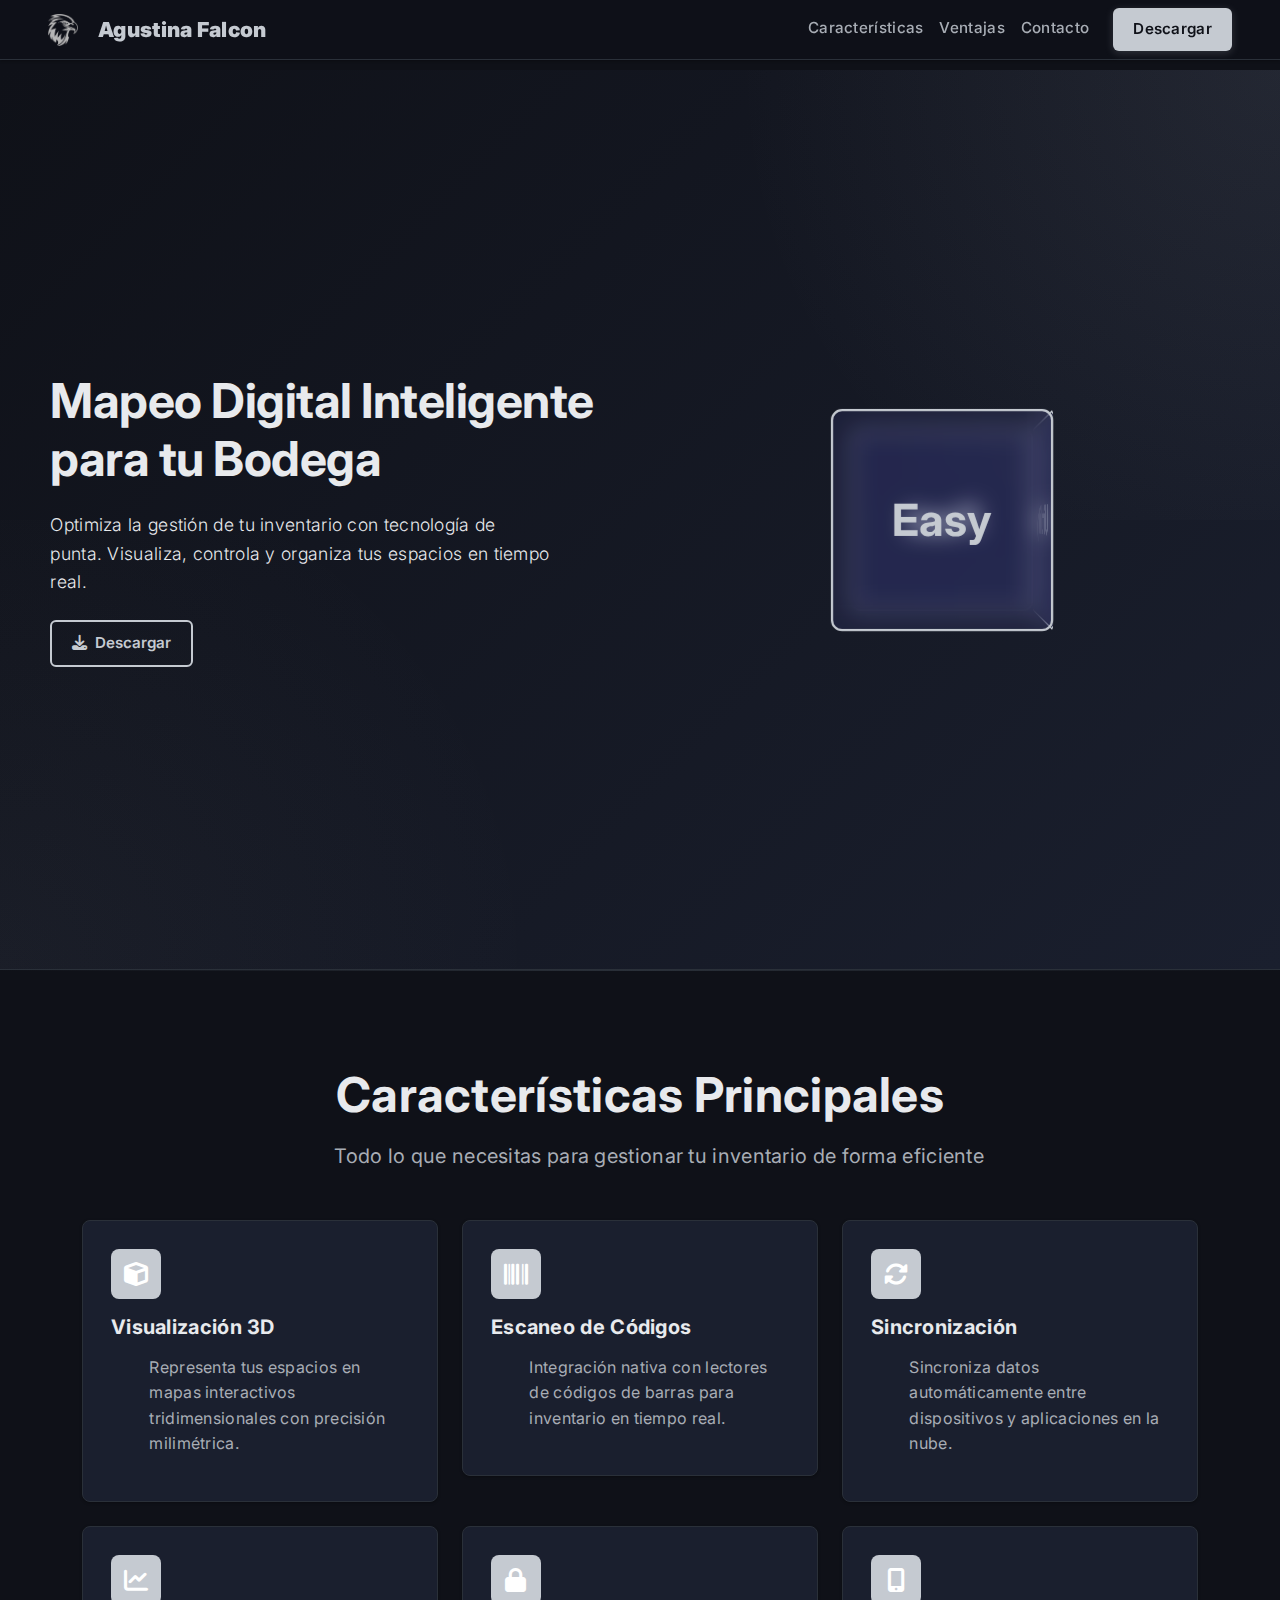
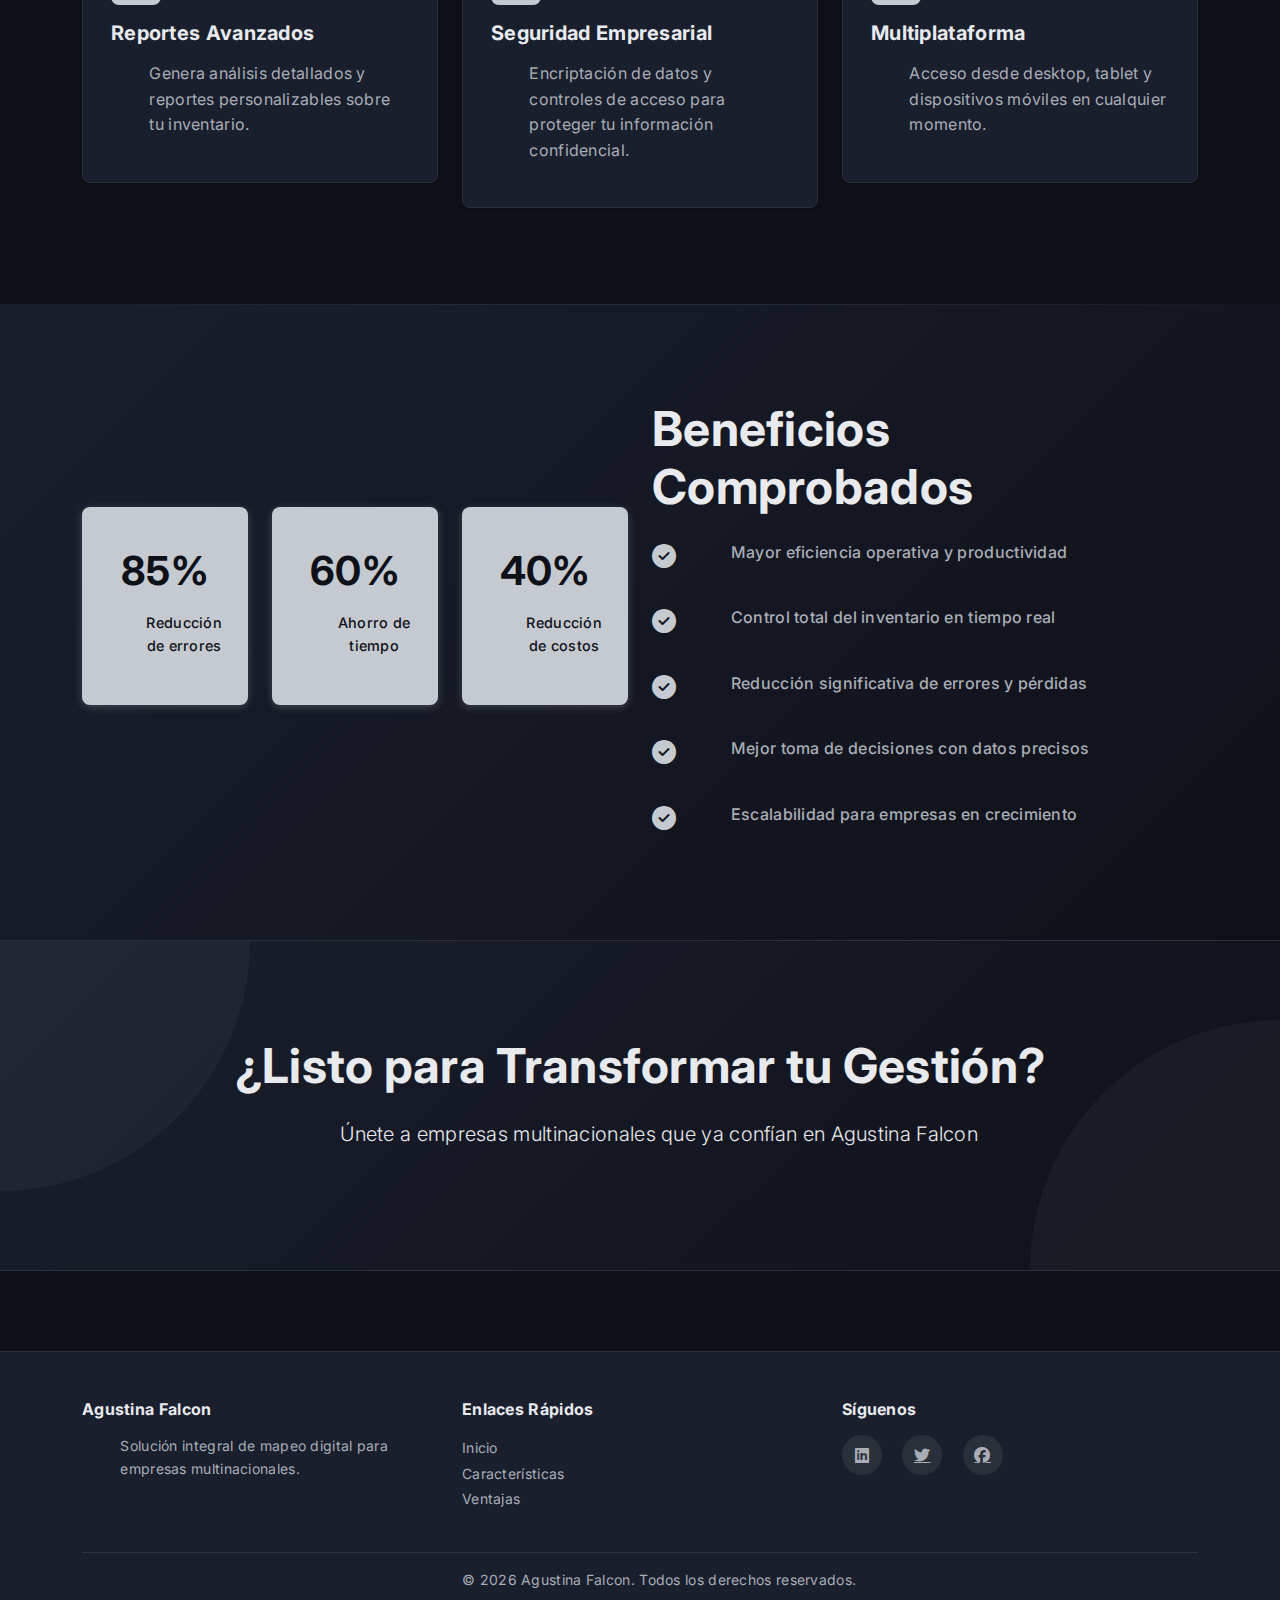
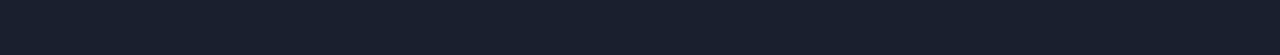
<file: index.html>
<!DOCTYPE html>
<html lang="es">
<head>
    <meta charset="UTF-8">
    <meta name="viewport" content="width=device-width, initial-scale=1.0">
    <meta name="description" content="Agustina Falcon - Solución empresarial de mapeo digital para bodegaje">
    <title>Agustina Falcon | Mapeo Digital Inteligente</title>
    
    <!-- Bootstrap 5 -->
    <link href="https://cdn.jsdelivr.net/npm/bootstrap@5.3.0/dist/css/bootstrap.min.css" rel="stylesheet">
    
    <!-- Font Awesome para iconos -->
    <link href="https://cdnjs.cloudflare.com/ajax/libs/font-awesome/6.4.0/css/all.min.css" rel="stylesheet">
    
    <!-- Google Fonts -->
    <link href="https://fonts.googleapis.com/css2?family=Inter:wght@300;400;500;600;700&display=swap" rel="stylesheet">
    
    <!-- Custom CSS -->
    <link href="rsc/css/style.css" rel="stylesheet">
    <link rel="website icon" href="rsc/falcon_w.png" type="image/x-icon">
</head>
<body>
    <!-- Navbar -->
    <nav class="navbar navbar-expand-lg navbar-dark fixed-top navbar-elegant">
        <div class="container-fluid px-4 px-lg-5">
            <a class="navbar-brand" href="#inicio">
                <img src="rsc/falcon_w.png" alt="Agustina Falcon" height="32" class="me-2">
                <strong>Agustina Falcon</strong>
            </a>
            <button class="navbar-toggler" type="button" data-bs-toggle="collapse" data-bs-target="#navbarNav">
                <span class="navbar-toggler-icon"></span>
            </button>
            <div class="collapse navbar-collapse" id="navbarNav">
                <ul class="navbar-nav ms-auto">
                    <li class="nav-item"><a class="nav-link" href="#caracteristicas">Características</a></li>
                    <li class="nav-item"><a class="nav-link" href="#ventajas">Ventajas</a></li>
                    <li class="nav-item"><a class="nav-link" href="#contacto">Contacto</a></li>
                    <li class="nav-item ms-lg-3"><a class="btn btn-elegant btn-sm" href="https://drive.google.com/file/d/1aqXQ1j_Yu2qfpgVBbU6Ti2Gx8rlCkiJK/view?usp=sharing">Descargar</a></li>
                </ul>
            </div>
        </div>
    </nav>

    <!-- Hero Section -->
    <section id="inicio" class="hero-section">
        <div class="container-fluid h-100 d-flex align-items-center">
            <div class="row w-100 align-items-center">
                <div class="col-lg-6 hero-content">
                    <div class="fade-in-up">
                        <h1 class="display-4 fw-bold mb-4">Mapeo Digital Inteligente para tu Bodega</h1>
                        <p class="lead text-muted mb-4">Optimiza la gestión de tu inventario con tecnología de punta. Visualiza, controla y organiza tus espacios en tiempo real.</p>
                        <div class="d-flex gap-3 flex-wrap">
                            <a href="https://drive.google.com/file/d/1aqXQ1j_Yu2qfpgVBbU6Ti2Gx8rlCkiJK/view?usp=sharing" download="Agustina_Falcon_Installer">
                            <button class="btn btn-outline-elegant btn-lg">
                                <i class="fas fa-download me-2"></i>Descargar
                            </button>
                            </a>
                        </div>
                    </div>
                </div>
                <div class="col-lg-6 text-center hero-visual">
                    <div class="animated-cube">
                        <div class="cube-face cube-front">Easy</div>
                        <div class="cube-face cube-back">Fast</div>
                        <div class="cube-face cube-right">Uitlity</div>
                    </div>
                </div>
            </div>
        </div>
    </section>

    <!-- Features Section -->
    <section id="caracteristicas" class="features-section py-5">
        <div class="container py-5">
            <div class="text-center mb-5">
                <h2 class="display-5 fw-bold mb-3">Características Principales</h2>
                <p class="text-muted fs-5">Todo lo que necesitas para gestionar tu inventario de forma eficiente</p>
            </div>
            
            <div class="row g-4">
                <!-- Feature 1 -->
                <div class="col-md-6 col-lg-4">
                    <div class="feature-card">
                        <div class="feature-icon">
                            <i class="fas fa-cube"></i>
                        </div>
                        <h5 class="fw-bold mt-3 mb-3">Visualización 3D</h5>
                        <p class="text-muted">Representa tus espacios en mapas interactivos tridimensionales con precisión milimétrica.</p>
                    </div>
                </div>

                <!-- Feature 2 -->
                <div class="col-md-6 col-lg-4">
                    <div class="feature-card">
                        <div class="feature-icon">
                            <i class="fas fa-barcode"></i>
                        </div>
                        <h5 class="fw-bold mt-3 mb-3">Escaneo de Códigos</h5>
                        <p class="text-muted">Integración nativa con lectores de códigos de barras para inventario en tiempo real.</p>
                    </div>
                </div>

                <!-- Feature 3 -->
                <div class="col-md-6 col-lg-4">
                    <div class="feature-card">
                        <div class="feature-icon">
                            <i class="fas fa-sync-alt"></i>
                        </div>
                        <h5 class="fw-bold mt-3 mb-3">Sincronización</h5>
                        <p class="text-muted">Sincroniza datos automáticamente entre dispositivos y aplicaciones en la nube.</p>
                    </div>
                </div>

                <!-- Feature 4 -->
                <div class="col-md-6 col-lg-4">
                    <div class="feature-card">
                        <div class="feature-icon">
                            <i class="fas fa-chart-line"></i>
                        </div>
                        <h5 class="fw-bold mt-3 mb-3">Reportes Avanzados</h5>
                        <p class="text-muted">Genera análisis detallados y reportes personalizables sobre tu inventario.</p>
                    </div>
                </div>

                <!-- Feature 5 -->
                <div class="col-md-6 col-lg-4">
                    <div class="feature-card">
                        <div class="feature-icon">
                            <i class="fas fa-lock"></i>
                        </div>
                        <h5 class="fw-bold mt-3 mb-3">Seguridad Empresarial</h5>
                        <p class="text-muted">Encriptación de datos y controles de acceso para proteger tu información confidencial.</p>
                    </div>
                </div>

                <!-- Feature 6 -->
                <div class="col-md-6 col-lg-4">
                    <div class="feature-card">
                        <div class="feature-icon">
                            <i class="fas fa-mobile-alt"></i>
                        </div>
                        <h5 class="fw-bold mt-3 mb-3">Multiplataforma</h5>
                        <p class="text-muted">Acceso desde desktop, tablet y dispositivos móviles en cualquier momento.</p>
                    </div>
                </div>
            </div>
        </div>
    </section>

    <!-- Benefits Section -->
    <section id="ventajas" class="benefits-section py-5">
        <div class="container py-5">
            <div class="row align-items-center">
                <div class="col-lg-6 mb-4 mb-lg-0">
                    <div class="benefit-graphic">
                        <div class="stat-card">
                            <span class="stat-number">85%</span>
                            <p>Reducción de errores</p>
                        </div>
                        <div class="stat-card">
                            <span class="stat-number">60%</span>
                            <p>Ahorro de tiempo</p>
                        </div>
                        <div class="stat-card">
                            <span class="stat-number">40%</span>
                            <p>Reducción de costos</p>
                        </div>
                    </div>
                </div>
                <div class="col-lg-6">
                    <h2 class="display-5 fw-bold mb-4">Beneficios Comprobados</h2>
                    <div class="benefit-list">
                        <div class="benefit-item">
                            <i class="fas fa-check-circle"></i>
                            <p>Mayor eficiencia operativa y productividad</p>
                        </div>
                        <div class="benefit-item">
                            <i class="fas fa-check-circle"></i>
                            <p>Control total del inventario en tiempo real</p>
                        </div>
                        <div class="benefit-item">
                            <i class="fas fa-check-circle"></i>
                            <p>Reducción significativa de errores y pérdidas</p>
                        </div>
                        <div class="benefit-item">
                            <i class="fas fa-check-circle"></i>
                            <p>Mejor toma de decisiones con datos precisos</p>
                        </div>
                        <div class="benefit-item">
                            <i class="fas fa-check-circle"></i>
                            <p>Escalabilidad para empresas en crecimiento</p>
                        </div>
                    </div>
                </div>
            </div>
        </div>
    </section>

    <!-- CTA Section -->
    <section class="cta-section py-5">
        <div class="container text-center py-5">
            <h2 class="display-5 fw-bold mb-4">¿Listo para Transformar tu Gestión?</h2>
            <p class="lead mb-4">Únete a empresas multinacionales que ya confían en Agustina Falcon</p>
        </div>
    </section>

    <!-- Footer -->
    <footer class="footer py-5">
        <div class="container">
            <div class="row mb-4">
                <div class="col-md-4 mb-3 mb-md-0">
                    <h6 class="fw-bold mb-3">Agustina Falcon</h6>
                    <p class="text-muted small">Solución integral de mapeo digital para empresas multinacionales.</p>
                </div>
                <div class="col-md-4 mb-3 mb-md-0">
                    <h6 class="fw-bold mb-3">Enlaces Rápidos</h6>
                    <ul class="list-unstyled">
                        <li><a href="#inicio" class="text-muted text-decoration-none small">Inicio</a></li>
                        <li><a href="#caracteristicas" class="text-muted text-decoration-none small">Características</a></li>
                        <li><a href="#ventajas" class="text-muted text-decoration-none small">Ventajas</a></li>
                    </ul>
                </div>
                <div class="col-md-4">
                    <h6 class="fw-bold mb-3">Síguenos</h6>
                    <div class="social-links">
                        <a href="#" class="text-muted me-3"><i class="fab fa-linkedin"></i></a>
                        <a href="#" class="text-muted me-3"><i class="fab fa-twitter"></i></a>
                        <a href="#" class="text-muted"><i class="fab fa-facebook"></i></a>
                    </div>
                </div>
            </div>
            <hr class="border-secondary">
            <div class="text-center text-muted small">
                <p>&copy; 2026 Agustina Falcon. Todos los derechos reservados.</p>
            </div>
        </div>
    </footer>

    <!-- Demo Modal -->
    <div class="modal fade" id="demoModal" tabindex="-1">
        <div class="modal-dialog modal-lg">
            <div class="modal-content">
                <div class="modal-header border-0">
                    <h5 class="modal-title fw-bold">Demo en Vivo</h5>
                    <button type="button" class="btn-close" data-bs-dismiss="modal"></button>
                </div>
                <div class="modal-body">
                    <div class="ratio ratio-16x9">
                        <iframe src="https://www.youtube.com/embed/dQw4w9WgXcQ" title="Demo Agustina Falcon" allowfullscreen=""></iframe>
                    </div>
                </div>
            </div>
        </div>
    </div>

    <!-- Bootstrap JS -->
    <script src="https://cdn.jsdelivr.net/npm/bootstrap@5.3.0/dist/js/bootstrap.bundle.min.js"></script>
    
    <!-- Custom JS -->
    <script src="rsc/js/main.js"></script>
</body>
</html>
</file>
<file: rsc/css/style.css>
/* ============================================
   AGUSTINA FALCON - CUSTOM STYLESHEET
   Minimalist, Elegant Design for Enterprises
   ============================================ */

:root {
    --color-bg: #0f1118;
    --color-bg-secondary: #1a1f2e;
    --color-text: #e8eaed;
    --color-text-muted: #a8adb5;
    --color-accent: #c5cad1;
    --color-accent-dark: #b0b5ba;
    --color-accent-light: #d4d9de;
    --color-button: #2a3039;
    --color-button-hover: #353d4a;
    --color-border: #2a3039;
    --color-gray-light: #e8eaed;
    --color-gray-medium: #a8adb5;
    --color-gray-dark: #6c757d;
    
    --transition-smooth: all 0.3s cubic-bezier(0.4, 0, 0.2, 1);
    --transition-fade: opacity 0.3s ease, visibility 0.3s ease;
}

/* ============================================
   GLOBAL STYLES
   ============================================ */

* {
    margin: 0;
    padding: 0;
    box-sizing: border-box;
}

html {
    scroll-behavior: smooth;
}

body {
    font-family: 'Inter', -apple-system, BlinkMacSystemFont, 'Segoe UI', sans-serif;
    background-color: var(--color-bg);
    color: var(--color-text);
    line-height: 1.6;
    overflow-x: hidden;
    font-weight: 400;
    letter-spacing: 0.3px;
}

/* ============================================
   ANIMATIONS & KEYFRAMES
   ============================================ */

@keyframes fadeInUp {
    from {
        opacity: 0;
        transform: translateY(30px);
    }
    to {
        opacity: 1;
        transform: translateY(0);
    }
}

@keyframes fadeInDown {
    from {
        opacity: 0;
        transform: translateY(-30px);
    }
    to {
        opacity: 1;
        transform: translateY(0);
    }
}

@keyframes fadeIn {
    from { opacity: 0; }
    to { opacity: 1; }
}

@keyframes slideInRight {
    from {
        opacity: 0;
        transform: translateX(40px);
    }
    to {
        opacity: 1;
        transform: translateX(0);
    }
}

@keyframes slideInLeft {
    from {
        opacity: 0;
        transform: translateX(-40px);
    }
    to {
        opacity: 1;
        transform: translateX(0);
    }
}

@keyframes pulse {
    0%, 100% { opacity: 1; }
    50% { opacity: 0.7; }
}

@keyframes float {
    0%, 100% { transform: translateY(0px); }
    50% { transform: translateY(-20px); }
}

@keyframes rotateCube {
    0% { transform: rotateX(0deg) rotateY(0deg); }
    100% { transform: rotateX(360deg) rotateY(360deg); }
}

@keyframes glow {
    0%, 100% { box-shadow: 0 0 20px rgba(99, 102, 241, 0.3); }
    50% { box-shadow: 0 0 40px rgba(99, 102, 241, 0.6); }
}

.fade-in-up {
    animation: fadeInUp 0.8s ease-out;
}

.fade-in {
    animation: fadeIn 0.6s ease-out;
}

.slide-in-right {
    animation: slideInRight 0.7s ease-out;
}

.slide-in-left {
    animation: slideInLeft 0.7s ease-out;
}

/* ============================================
   NAVBAR
   ============================================ */

.navbar-elegant {
    background: rgba(15, 17, 24, 0.95);
    backdrop-filter: blur(10px);
    border-bottom: 1px solid var(--color-border);
    transition: var(--transition-smooth);
    box-shadow: 0 1px 3px rgba(0, 0, 0, 0.3);
}

.navbar-elegant.scrolled {
    background: rgba(15, 17, 24, 0.98);
    box-shadow: 0 2px 12px rgba(0, 0, 0, 0.4);
}

.navbar-brand {
    font-size: 1.3rem;
    font-weight: 600;
    color: var(--color-accent) !important;
    transition: var(--transition-smooth);
    display: flex;
    align-items: center;
    gap: 0.75rem;
}

.navbar-brand:hover {
    color: var(--color-accent-light) !important;
    opacity: 0.9;
}

.nav-link {
    color: var(--color-text-muted) !important;
    font-weight: 500;
    font-size: 0.95rem;
    transition: var(--transition-smooth);
    position: relative;
}

.nav-link:hover {
    color: var(--color-accent) !important;
}

.nav-link::after {
    content: '';
    position: absolute;
    width: 0;
    height: 2px;
    bottom: -6px;
    left: 0;
    background-color: var(--color-accent);
    transition: width 0.3s ease;
}

.nav-link:hover::after {
    width: 100%;
}

/* ============================================
   BUTTONS
   ============================================ */

.btn-elegant {
    background: var(--color-accent);
    color: #0f1118;
    border: none;
    font-weight: 600;
    font-size: 0.95rem;
    border-radius: 6px;
    transition: var(--transition-smooth);
    box-shadow: 0 2px 8px rgba(197, 202, 209, 0.2);
    position: relative;
    overflow: hidden;
    padding: 0.625rem 1.25rem;
}

.btn-elegant::before {
    content: '';
    position: absolute;
    top: 0;
    left: -100%;
    width: 100%;
    height: 100%;
    background: linear-gradient(90deg, transparent, rgba(255, 255, 255, 0.2), transparent);
    transition: left 0.5s ease;
}

.btn-elegant:hover::before {
    left: 100%;
}

.btn-elegant:hover {
    background: var(--color-accent-light);
    color: #0f1118;
    box-shadow: 0 4px 12px rgba(197, 202, 209, 0.35);
    transform: translateY(-1px);
}

.btn-outline-elegant {
    border: 2px solid var(--color-accent);
    color: var(--color-accent);
    background-color: transparent;
    font-weight: 600;
    font-size: 0.95rem;
    border-radius: 6px;
    transition: var(--transition-smooth);
    padding: 0.625rem 1.25rem;
}

.btn-outline-elegant:hover {
    background-color: var(--color-accent);
    color: #0f1118;
    box-shadow: 0 4px 12px rgba(197, 202, 209, 0.25);
    transform: translateY(-1px);
}

/* ============================================
   HERO SECTION
   ============================================ */

.hero-section {
    min-height: 100vh;
    display: flex;
    align-items: center;
    background: linear-gradient(135deg, var(--color-bg) 0%, var(--color-bg-secondary) 100%);
    position: relative;
    overflow: hidden;
    margin-top: 70px;
    padding: 60px 0;
    border-bottom: 1px solid var(--color-border);
    
}

.hero-section h1, p, button{
    margin-left: 3dvw;
}

.hero-section::before {
    content: '';
    position: absolute;
    top: -50%;
    right: -50%;
    width: 100%;
    height: 100%;
    background: radial-gradient(circle, rgba(197, 202, 209, 0.08) 0%, transparent 70%);
    animation: float 6s ease-in-out infinite;
}

.hero-section::after {
    content: '';
    position: absolute;
    bottom: -50%;
    left: -50%;
    width: 100%;
    height: 100%;
    background: radial-gradient(circle, rgba(197, 202, 209, 0.04) 0%, transparent 70%);
    animation: float 8s ease-in-out infinite reverse;
}

.hero-content {
    position: relative;
    z-index: 2;
    animation: slideInLeft 0.8s ease-out;
}

.hero-content h1 {
    font-family: 'Inter', -apple-system, BlinkMacSystemFont, 'Segoe UI', sans-serif;
    font-size: clamp(2rem, 5vw, 3rem);
    font-weight: 700;
    line-height: 1.2;
    color: var(--color-accent);
    margin-bottom: 1.5rem;
    letter-spacing: -0.5px;
}

.hero-content .lead {
    font-size: 1.1rem;
    color: var(--color-text-muted);
    max-width: 500px;
}

.hero-visual {
    position: relative;
    z-index: 2;
    animation: slideInRight 0.8s ease-out;
    perspective: 1000px;
}

/* Animated Cube */
.animated-cube {
    width: 200px;
    height: 200px;
    margin: 0 auto;
    position: relative;
    transform-style: preserve-3d;
    animation: rotateCube 20s infinite linear;
}

.cube-face {
    position: absolute;
    width: 200px;
    height: 200px;
    display: flex;
    align-items: center;
    justify-content: center;
    font-size: 2.5rem;
    font-weight: bold;
    border: 2px solid var(--color-accent);
    background: rgba(99, 102, 241, 0.1);
    backdrop-filter: blur(10px);
    border-radius: 10px;
}

.cube-front {
    transform: rotateY(0deg) translateZ(100px);
    color: var(--color-accent);
}

.cube-back {
    transform: rotateY(180deg) translateZ(100px);
    color: var(--color-accent-light);
}

.cube-right {
    transform: rotateY(90deg) translateZ(100px);
    color: var(--color-accent-dark);
}

/* ============================================
   FEATURES SECTION
   ============================================ */

.features-section {
    background-color: var(--color-bg);
    position: relative;
    overflow: hidden;
}

.features-section::before {
    content: '';
    position: absolute;
    top: 0;
    left: 0;
    right: 0;
    height: 1px;
    background: linear-gradient(90deg, transparent, var(--color-border), transparent);
}

.feature-card {
    background: var(--color-bg-secondary);
    border: 1px solid var(--color-border);
    border-radius: 8px;
    padding: 1.75rem;
    transition: var(--transition-smooth);
    position: relative;
    overflow: hidden;
    cursor: pointer;
    box-shadow: 0 1px 3px rgba(0, 0, 0, 0.3);
}

.feature-card::before {
    content: '';
    position: absolute;
    top: 0;
    left: -100%;
    width: 100%;
    height: 100%;
    background: linear-gradient(90deg, transparent, rgba(99, 102, 241, 0.1), transparent);
    transition: left 0.5s ease;
}

.feature-card:hover::before {
    left: 100%;
}

.feature-card:hover {
    border-color: var(--color-accent);
    background: var(--color-bg-secondary);
    transform: translateY(-4px);
    box-shadow: 0 10px 25px rgba(197, 202, 209, 0.15);
}

.feature-icon {
    width: 50px;
    height: 50px;
    display: flex;
    align-items: center;
    justify-content: center;
    background: var(--color-accent);
    border-radius: 8px;
    font-size: 1.5rem;
    color: white;
    transition: var(--transition-smooth);
}

.feature-card:hover .feature-icon {
    transform: scale(1.2) rotate(10deg);
    background: var(--color-accent-light);
}

/* ============================================
   BENEFITS SECTION
   ============================================ */

.benefits-section {
    background: linear-gradient(135deg, var(--color-bg-secondary) 0%, var(--color-bg) 100%);
    position: relative;
}

.benefits-section::before {
    content: '';
    position: absolute;
    top: 0;
    left: 0;
    right: 0;
    height: 1px;
    background: linear-gradient(90deg, transparent, var(--color-border), transparent);
}

.benefit-graphic {
    display: grid;
    grid-template-columns: repeat(auto-fit, minmax(120px, 1fr));
    gap: 1.5rem;
    margin-bottom: 2rem;
}

.stat-card {
    background: var(--color-accent);
    padding: 2rem 1rem;
    border-radius: 8px;
    text-align: center;
    transition: var(--transition-smooth);
    animation: fadeInUp 0.8s ease-out backwards;
    box-shadow: 0 2px 8px rgba(197, 202, 209, 0.25);
    color: #0f1118;
}

.stat-card:nth-child(1) { animation-delay: 0.1s; }
.stat-card:nth-child(2) { animation-delay: 0.2s; }
.stat-card:nth-child(3) { animation-delay: 0.3s; }

.stat-card:hover {
    transform: translateY(-6px);
    box-shadow: 0 12px 24px rgba(197, 202, 209, 0.35);
}

.stat-number {
    display: block;
    font-size: 2.5rem;
    font-weight: 700;
    color: #0f1118;
    margin-bottom: 0.5rem;
}

.stat-card p {
    color: rgba(15, 17, 24, 0.9);
    font-size: 0.9rem;
    font-weight: 500;
}

.benefit-list {
    display: flex;
    flex-direction: column;
    gap: 1.5rem;
}

.benefit-item {
    display: flex;
    gap: 1rem;
    align-items: flex-start;
    animation: slideInRight 0.8s ease-out backwards;
}

.benefit-item:nth-child(1) { animation-delay: 0.1s; }
.benefit-item:nth-child(2) { animation-delay: 0.2s; }
.benefit-item:nth-child(3) { animation-delay: 0.3s; }
.benefit-item:nth-child(4) { animation-delay: 0.4s; }
.benefit-item:nth-child(5) { animation-delay: 0.5s; }

.benefit-item i {
    color: var(--color-accent);
    font-size: 1.5rem;
    margin-top: 4px;
    flex-shrink: 0;
}

.benefit-item p {
    color: var(--color-text-muted);
    font-weight: 500;
}

/* ============================================
   CTA SECTION
   ============================================ */

.cta-section {
    background: linear-gradient(135deg, var(--color-bg-secondary) 0%, var(--color-bg) 100%);
    position: relative;
    overflow: hidden;
    border-top: 1px solid var(--color-border);
    border-bottom: 1px solid var(--color-border);
}

.cta-section::before,
.cta-section::after {
    content: '';
    position: absolute;
    width: 500px;
    height: 500px;
    border-radius: 50%;
    opacity: 0.05;
}

.cta-section::before {
    top: -250px;
    left: -250px;
    background: var(--color-accent);
}

.cta-section::after {
    bottom: -250px;
    right: -250px;
    background: var(--color-accent);
}

.cta-section h2 {
    position: relative;
    z-index: 1;
    animation: fadeInUp 0.8s ease-out;
    color: var(--color-text);
}

.cta-section .lead {
    position: relative;
    z-index: 1;
    color: var(--color-text-muted);
    animation: fadeInUp 0.8s ease-out 0.1s backwards;
}

.cta-section .btn {
    position: relative;
    z-index: 1;
    animation: fadeInUp 0.8s ease-out 0.2s backwards;
}

/* ============================================
   FOOTER
   ============================================ */

.footer {
    background-color: var(--color-bg-secondary);
    border-top: 1px solid var(--color-border);
    margin-top: 5rem;
}

.footer a {
    transition: var(--transition-smooth);
    color: var(--color-accent);
}

.footer a:hover {
    color: var(--color-accent-light) !important;
    text-decoration: underline;
}

.footer .text-muted {
    color: var(--color-text-muted) !important;
}

.social-links a {
    display: inline-flex;
    align-items: center;
    justify-content: center;
    width: 40px;
    height: 40px;
    border-radius: 50%;
    background-color: var(--color-button);
    transition: var(--transition-smooth);
}

.social-links a:hover {
    background-color: var(--color-accent);
    color: #0f1118;
    transform: translateY(-4px);
}

/* ============================================
   MODAL CUSTOMIZATION
   ============================================ */

.modal-content {
    background-color: var(--color-bg-secondary);
    border: 1px solid var(--color-border);
    border-radius: 12px;
}

.modal-header {
    background-color: var(--color-bg-secondary);
    border-bottom: 1px solid var(--color-border);
}

.modal-title {
    color: var(--color-text);
}

.btn-close {
    filter: brightness(2);
}

.form-control,
.form-control:focus {
    background-color: var(--color-button);
    border: 1px solid var(--color-border);
    color: var(--color-text);
}

.form-control::placeholder {
    color: var(--color-text-muted);
}

.form-control:focus {
    border-color: var(--color-accent);
    box-shadow: 0 0 0 0.2rem rgba(197, 202, 209, 0.25);
}

.form-label {
    color: var(--color-text);
    font-weight: 500;
}

/* ============================================
   RESPONSIVE DESIGN
   ============================================ */

/* Tablet (768px) */
@media (max-width: 768px) {
    .hero-section {
        min-height: auto;
        padding: 100px 0 60px 0;
    }

    .hero-visual {
        margin-top: 2rem;
    }

    .animated-cube {
        width: 150px;
        height: 150px;
    }

    .cube-face {
        width: 150px;
        height: 150px;
        font-size: 2rem;
    }

    .hero-content h1 {
        font-size: clamp(1.5rem, 4vw, 2.5rem);
    }

    .benefit-graphic {
        grid-template-columns: repeat(2, 1fr);
    }

    .feature-card {
        padding: 1.5rem;
    }

    .stat-card {
        padding: 1.5rem 1rem;
    }

    .stat-number {
        font-size: 2rem;
    }
}

/* Mobile (480px and below) */
@media (max-width: 480px) {
    .hero-section {
        padding: 80px 0 40px 0;
    }

    .hero-content h1 {
        font-size: 1.75rem;
    }

    .hero-content .lead {
        font-size: 1rem;
    }

    .animated-cube {
        width: 120px;
        height: 120px;
    }

    .cube-face {
        width: 120px;
        height: 120px;
        font-size: 1.5rem;
    }

    .display-5 {
        font-size: 1.75rem;
    }

    .btn {
        font-size: 0.95rem;
        padding: 0.5rem 1rem;
    }

    .btn-lg {
        padding: 0.75rem 1.5rem;
    }

    .feature-card,
    .stat-card {
        padding: 1rem;
    }

    .benefit-graphic {
        grid-template-columns: 1fr;
    }

    .benefit-item {
        gap: 0.75rem;
    }

    .navbar-brand {
        font-size: 1.2rem;
    }

    .d-flex.gap-3 {
        flex-direction: column;
        gap: 1rem !important;
    }

    .d-flex.gap-3 .btn {
        width: 100%;
    }

    .ratio-16x9 {
        aspect-ratio: 16/9;
    }
}

/* Print Styles */
@media print {
    .navbar-elegant,
    .cta-section,
    .footer {
        display: none;
    }

    body {
        background-color: #0f1118;
        color: #e8eaed;
    }

    .feature-card,
    .stat-card {
        page-break-inside: avoid;
    }
}

/* ============================================
   UTILITY CLASSES
   ============================================ */

.transition-smooth {
    transition: var(--transition-smooth);
}

.text-gradient {
    background: linear-gradient(135deg, var(--color-text) 0%, var(--color-accent-light) 100%);
    -webkit-background-clip: text;
    -webkit-text-fill-color: transparent;
    background-clip: text;
}

.glow-effect {
    animation: glow 2s ease-in-out infinite;
}

/* Scrollbar Styling */
::-webkit-scrollbar {
    width: 10px;
    height: 10px;
}

::-webkit-scrollbar-track {
    background: var(--color-bg);
}

::-webkit-scrollbar-thumb {
    background: var(--color-accent);
    border-radius: 5px;
    transition: var(--transition-smooth);
}

::-webkit-scrollbar-thumb:hover {
    background: var(--color-accent-light);
}

/* Bootstrap overrides for dark theme */
.alert-success {
    background-color: rgba(197, 202, 209, 0.1);
    border-color: var(--color-accent);
    color: var(--color-accent);
}

.alert-error {
    background-color: rgba(220, 100, 100, 0.1);
    border-color: #dc6464;
    color: #ff9999;
}

.alert-warning {
    background-color: rgba(255, 193, 7, 0.1);
    border-color: #ffc107;
    color: #ffd54f;
}

.alert-info {
    background-color: rgba(197, 202, 209, 0.1);
    border-color: var(--color-accent);
    color: var(--color-accent);
}

/* Navbar brand logo enhancement */
.navbar-brand img {
    filter: brightness(1.1);
    transition: var(--transition-smooth);
}

.navbar-brand:hover img {
    filter: brightness(1.2);
}

/* Additional dark theme tweaks */
.ratio-16x9 {
    background: var(--color-button);
}

h1, h2, h3, h4, h5, h6 {
    color: var(--color-text);
}

.display-4, .display-5 {
    color: var(--color-text);
}

.text-muted {
    color: var(--color-text-muted) !important;
}

a {
    color: var(--color-accent);
    transition: var(--transition-smooth);
}

a:hover {
    color: var(--color-accent-light);
}

/* Feature card text enhancement */
.feature-card h5 {
    color: var(--color-text);
}

.feature-card p {
    color: var(--color-text-muted);
}

/* Stat card text */
.stat-number {
    color: #0f1118;
}

.stat-card p {
    color: #0f1118;
}

/* Benefit section text */
.benefit-item p {
    color: var(--color-text-muted);
}

/* Enhanced dark theme readability */
.display-4, .display-5 {
    color: var(--color-text) !important;
}

.lead {
    color: var(--color-text) !important;
}

.small, small {
    color: var(--color-text-muted);
}

/* Ensure all headings are visible */
h1, h2, h3, h4, h5, h6 {
    color: var(--color-text) !important;
}

/* Footer styling */
.footer h6 {
    color: var(--color-text) !important;
}

.footer .text-muted {
    color: var(--color-text-muted) !important;
}

/* Modal improvements */
.modal-body .form-label {
    color: var(--color-text) !important;
}
</file>
